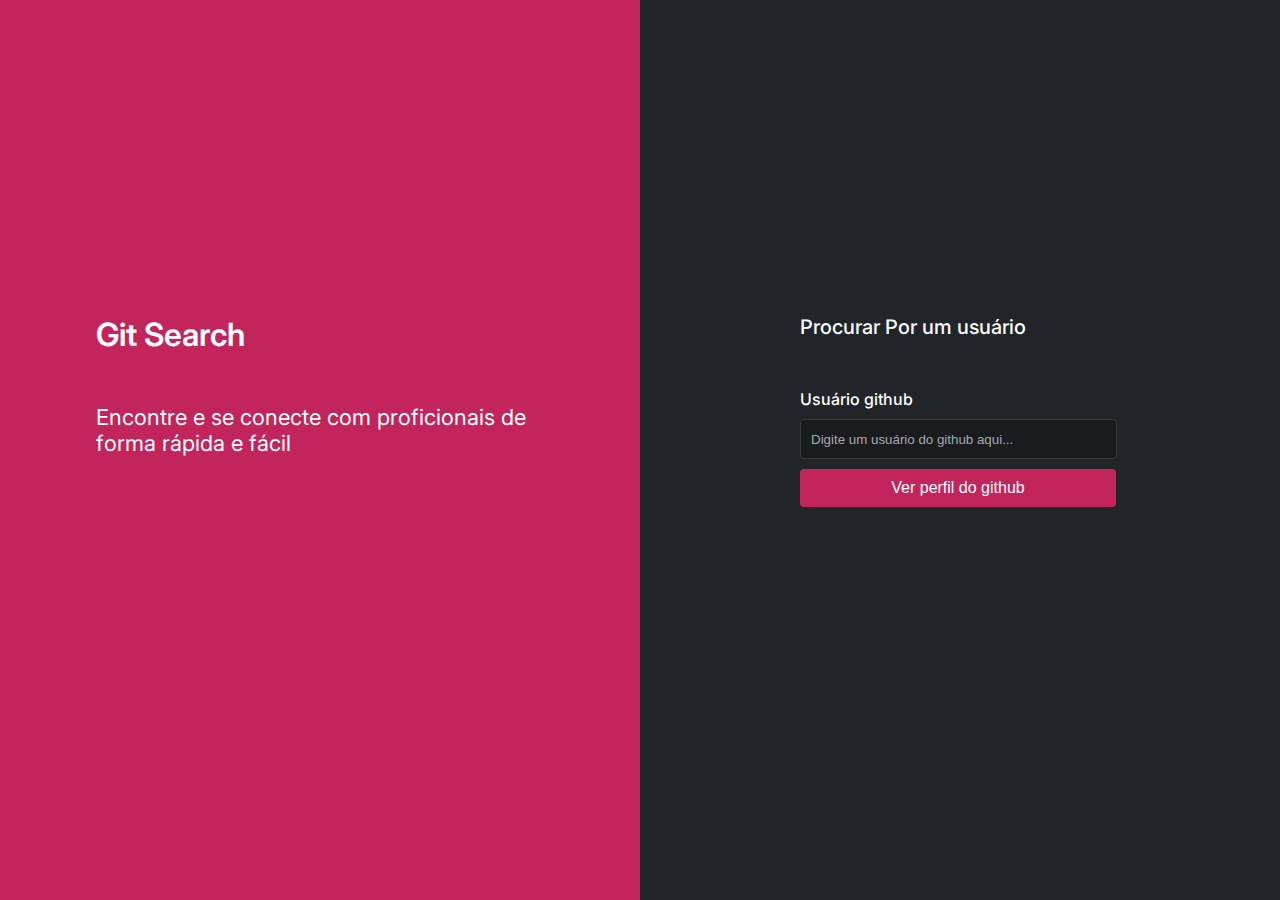
<file: index.html>
<!DOCTYPE html>
<html lang="en">
  <head>
    <meta charset="UTF-8" />
    <meta http-equiv="X-UA-Compatible" content="IE=edge" />
    <meta name="viewport" content="width=device-width, initial-scale=1.0" />

    <!-- FONTES -->
    <link rel="preconnect" href="https://fonts.googleapis.com" />
    <link rel="preconnect" href="https://fonts.gstatic.com" crossorigin />
    <link
      href="https://fonts.googleapis.com/css2?family=Inter:wght@100;200;300;400;500;600;700;800;900&display=swap"
      rel="stylesheet"
    />
    <!-- css -->
    <link rel="stylesheet" href="./src/styles/globalStyles.css">
    <link rel="stylesheet" href="./src/styles/index.css">
    
    <!-- scripts -->
    <script type="module" src="./src/scripts/index.js" defer></script>

    <title>Git Search</title>
  </head>
  <body>
    <main class="main__container">
      <section class="main__left">
        <div class="main__textContainer">
          <h1 class="main__title">Git Search</h1>
          <p class="main__p">Encontre e se conecte com proficionais de forma rápida e fácil</p>
        </div>
      </section>
      <section class="main__right">
        <div class="main__textContainer main__textContainer-right">
          <h2 class="right__title">Procurar Por um usuário</h2>

          <form class="right__form" action="">
            <label class="right__label"  for="user">Usuário github</label>
            <input class="right__input" type="text" name="user" placeholder="Digite um usuário do github aqui...">
            <button class="btn right__button">Ver perfil do github</button>
          </form>

        </div>


      </section>
    </main>

  </body>
</html>
</file>
<file: src/styles/globalStyles.css>
body, main, section,button,input {
  margin: 0;
  padding: 0;
}

:root {
  --color-brand-1: #c2255c;
  --color-brand-2: #d6336c;
  --color-grey-1: #191c1f;
  --color-grey-2: #212529;
  --color-grey-3: #33363a;
  --color-grey-4: #373b3e;
  --color-grey-6: #a6a8a9;
  --color-grey-7: #ffffff;
  --color-alert: #c22554;
  --font-primary: "Inter", sans-serif;

  --font--size--title-1: 2rem;
  --font--size--title-2: 1.25rem;
  
  --font--size--text-1: 1.375rem;
  --font--size--text-2: 0.875;
  --font--size--text-3: 0.7;
  
  --font--weight-1: 600;
  --font--weight-2: 500;
  --font--weight-3: 400;

  --radius: 4px;

}

body{
  font-family: var(--font-primary);
  background-color: var(--color-grey-2);
  color: var(--color-grey-7);
}

.btn{
  width: 316px;
  height: 38px;
  margin: 0;
  border: none;

  background-color: var(--color-brand-1);
  color: var(--color-grey-7);
  font-size: var(--font--size--text-3);
  font-weight: var(--font--weight-3);
}

.btn:hover{
  background-color: var(--color-brand-2);
}
</file>
<file: src/styles/index.css>
.main__container{
    display: flex;
}

.main__left{
    width: 50%;
    height: 100vh;
    background-color: var(--color-brand-1);
    
    display: flex;
    flex-direction: column;
    justify-content: center;
    align-items: center;
}

.main__right{
    width: 50%;
    height: 100vh;
    background-color: var(--color-grey-2);

    display: flex;
    flex-direction: column;
    justify-content: center;
    align-items: center;
}
.main__textContainer{
    width: 70%;
    height: 30%;

    position: relative;
    /* bottom: 15vh; */
}
.main__textContainer-right{
    width: 320px;
}

.main__title{
    font-size: var(--font--size--title-1);
    font-weight: var(--font--weight-1);
    margin-top: 0;
    margin-bottom: 50px;
}

.main__p{
    font-size: var(--font--size--text-1);
    font-weight: var(--font--weight-3);
}

.right__title{
    font-size: var(--font--size--title-2);
    font-weight: var(--font--weight-2);
    margin-top: 0;
    margin-bottom: 50px;
}

.right__form{
    display: flex;
    flex-direction: column;
    gap: 10px;
}

.right__label{
    font-size: var(--font--size--text-2);
    font-weight: var(--font--weight-2);
}

.right__input{
    width: 305px;
    height: 38px;
    
    border: 1px solid var(--color-grey-4);
    border-radius: var(--radius);
    padding-left: 10px;
    outline: none;
    background-color: var(--color-grey-1);
    color: var(--color-grey-7);
    
}
.right__input:focus{
    border: 1px solid var(--color-grey-6);
}

.right__input::placeholder{
    font-size: var(--font--size--text-2);
    font-weight: var(--font--weight-2);
    color: var(--color-grey-6);
}


.btn{
    width: 316px;
    height: 38px;
    margin: 0;
    border: none;

    border-radius: var(--radius);

    background-color: var(--color-brand-1);
    color: var(--color-grey-7);
    font-size: var(--font--size--text-3);
    font-weight: var(--font--weight-3);
}

.btn:hover{
    background-color: var(--color-brand-2);
    
}
</file>
